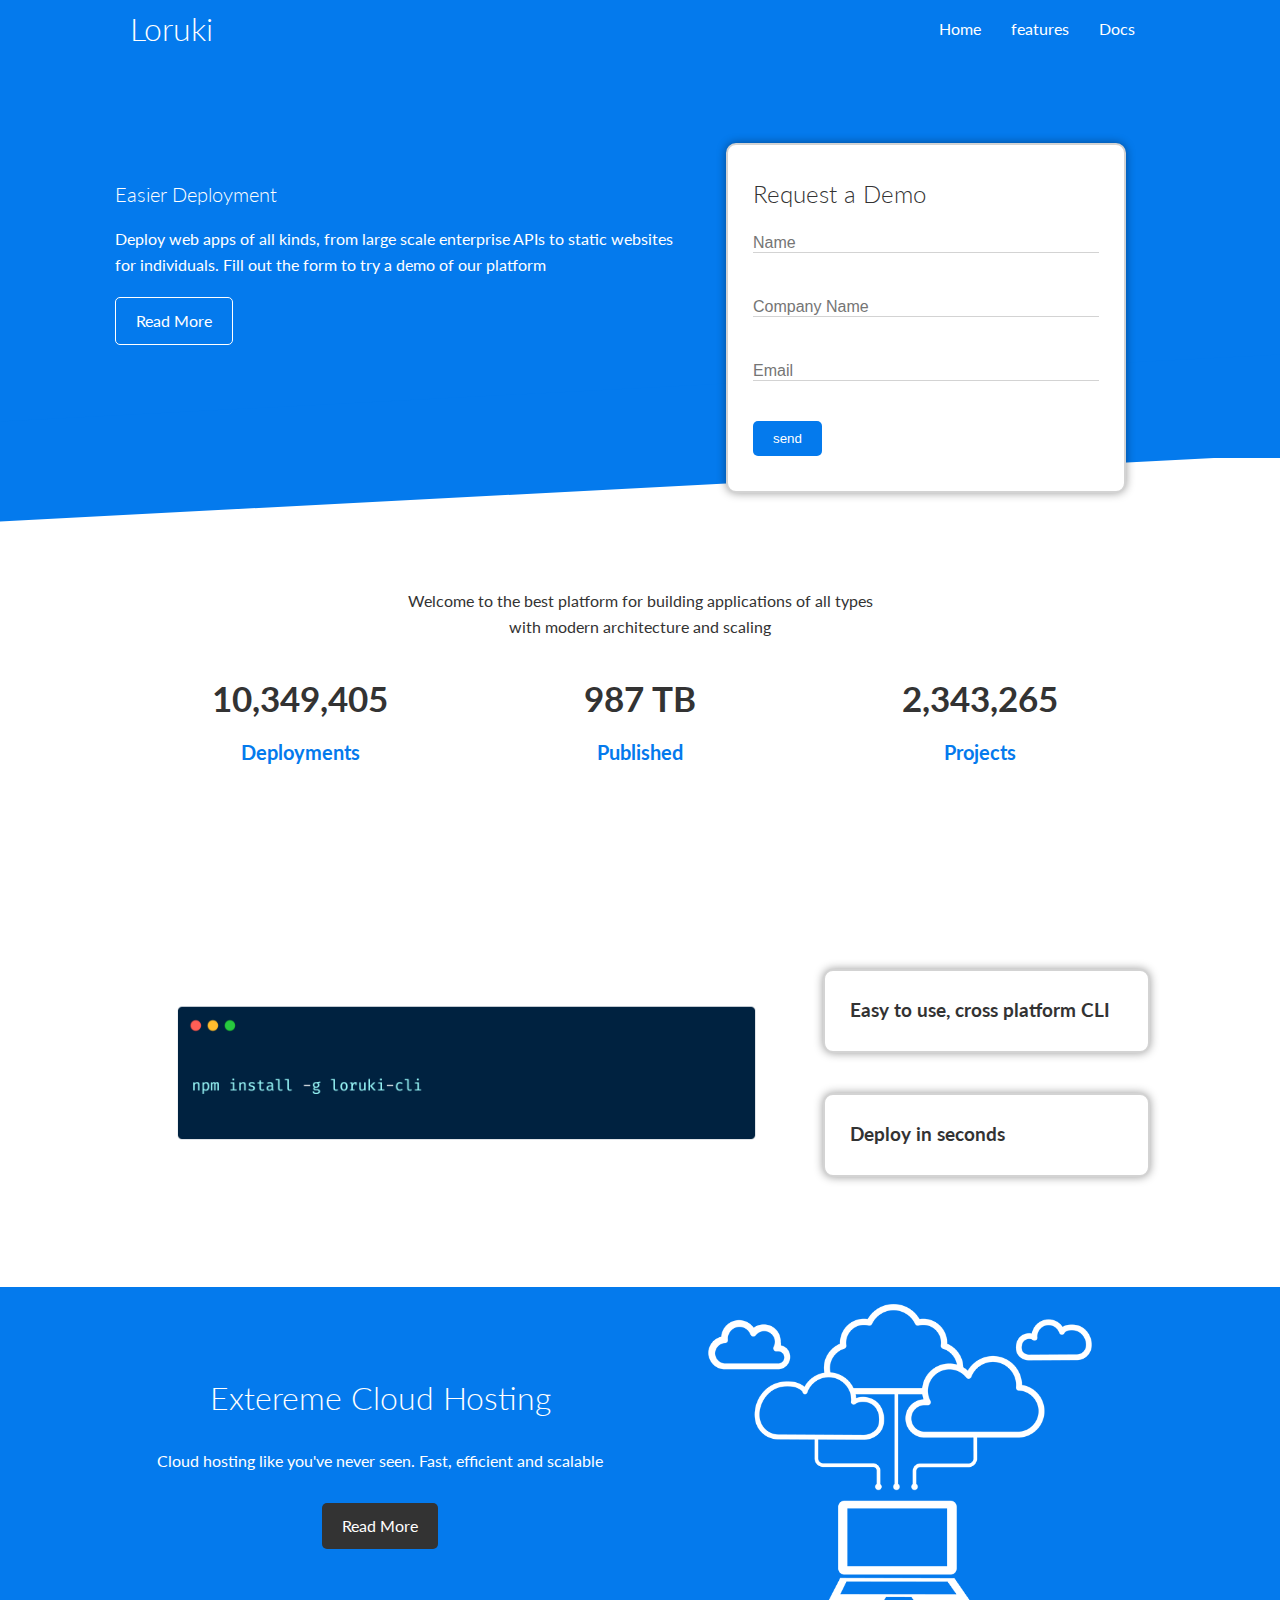
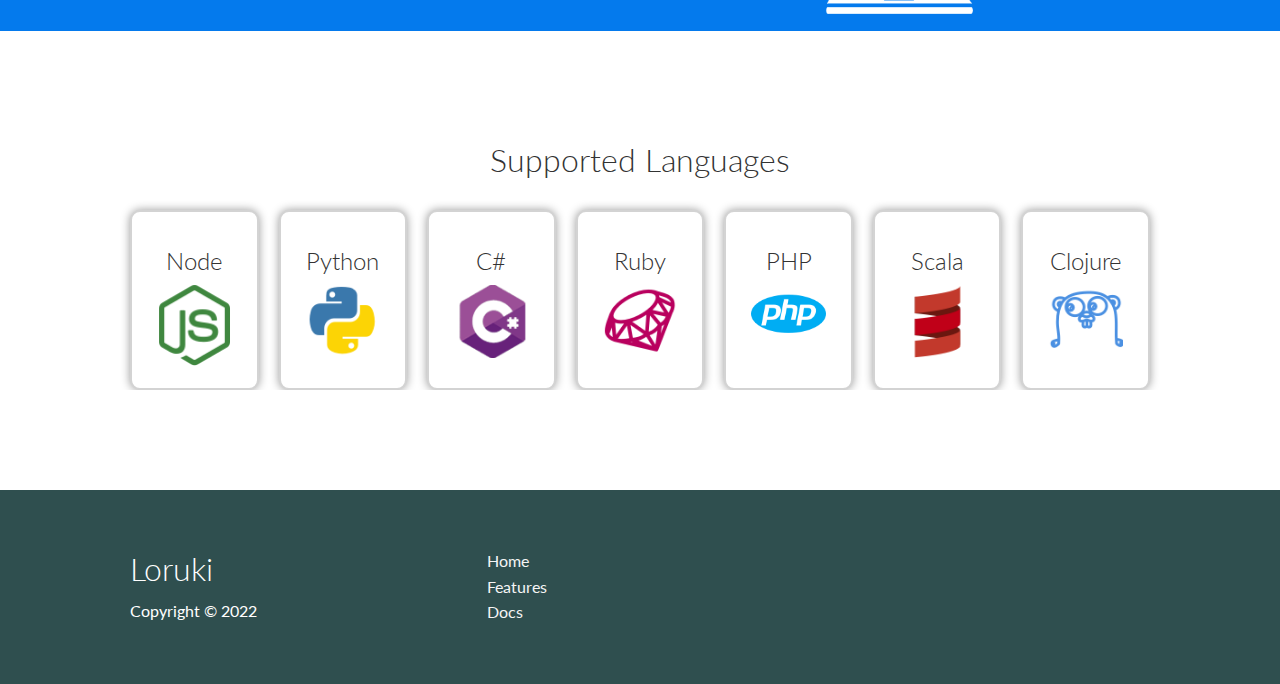
<file: index.html>
<!DOCTYPE html>
<html lang="en">
<head>
    <meta charset="UTF-8">
    <meta http-equiv="X-UA-Compatible" content="IE=edge">
    <meta name="viewport" content="width=device-width, initial-scale=1.0">

    <link rel="stylesheet" href="https://cdnjs.cloudflare.com/ajax/libs/font-awesome/5.15.1/css/all.min.css" integrity="sha512-+4zCK9k+qNFUR5X+cKL9EIR+ZOhtIloNl9GIKS57V1MyNsYpYcUrUeQc9vNfzsWfV28IaLL3i96P9sdNyeRssA==" crossorigin="anonymous" referrerpolicy="no-referrer" />
    <link rel = "stylesheet" href = "css/styles.css" />
    <title>Loruki - cloud hosting website</title>
</head>
<body>
    <div class = "navbar">
        <div class = "container flex">
            <h1>Loruki</h1>
            <nav>
                <ul>
                    <li><a href = "index.html">Home</a></li>
                    <li><a href = "features.html">features</a></li>
                    <li><a href = "docs.html">Docs</a></li>
                </ul>
            </nav>
        </div>
    </div>

    <section class = "showcase">
        <div class="container grid">
            <div class = "showcase-text">
                <h1>Easier Deployment</h1>
                <p>Deploy web apps of all kinds, from large scale enterprise APIs to static websites for individuals. Fill out the form to try a demo of our platform</p>
                <a class = "btn btn-outline" href = "features.html">Read More</a>
            </div>

            <div class = "showcase-form card">
                <h2>Request a Demo</h2>
                <form>
                    <div class = "form-control">
                        <input type = "text" name ="name" placeholder="Name" required />
                    </div>

                    <div class = "form-control">
                        <input type = "text" name ="company-name" placeholder="Company Name" required />
                    </div>

                    <div class = "form-control">
                        <input type = "email" name ="email" placeholder="Email" required />
                    </div>
                    
                    <input type="submit" value="send" class = "btn btn-primary" />
                </form>
            </div>
        </div>
    </section>

    <section class ="stats">
        <div class="container stat-grid">
            <p> Welcome to the best platform for building applications of all types with modern architecture and scaling</p>
            <div>
                <i class="fas fa-server fa-3x"></i>
                <h3>10,349,405</h3>
                <p class="text-secondary">Deployments</p>
            </div>
            <div>
                <i class="fas fa-upload fa-3x"></i>
                <h3>987 TB</h3>
                <p class="text-secondary">Published</p>
            </div>
            <div>
                <i class="fas fa-project-diagram fa-3x"></i>
                <h3>2,343,265</h3>
                <p class="text-secondary">Projects</p>
            </div>
        </div>
    </section>

    <section class = "cli">
        <div class="container grid cli-grid">
            <img src ="images/cli.png" alt ="cli" />
            <div class ="card">
                <h3>Easy to use, cross platform CLI</h3>
            </div>
            <div class = "card">
                <h3>Deploy in seconds</h3>
            </div>
        </div>
    </section>


    <section class = "cloud">
        <div class="container grid">
            <div>
                <h1>Extereme Cloud Hosting</h1>
                <p>Cloud hosting like you've never seen. Fast, efficient and scalable</p>
                <a href = "features.html" class = "btn btn-black">Read More</a>
            </div>
            <img src = "/images/cloud.png" alt = "cloud" />
        </div>
    </section>

    <section class ="languages">
        <div class="container grid">
            <h1>Supported Languages</h1>
            <div class = "card">
                <h2>Node</h2>
                <img src = "images/logos/node.png" alt = "Node" />
            </div>
            <div class = "card">
                <h2>Python</h2>
                <img src = "images/logos/python.png" alt = "python" />
            </div>
            <div class = "card">
                <h2>C#</h2>
                <img src = "images/logos/csharp.png" alt = "csharp" />
            </div>
            <div class = "card">
                <h2>Ruby</h2>
                <img src = "images/logos/ruby.png" alt = "ruby" />
            </div>
            <div class = "card">
                <h2>PHP</h2>
                <img src = "images/logos/php.png" alt = "php" />
            </div>
            <div class = "card">
                <h2>Scala</h2>
                <img src = "images/logos/scala.png" alt = "scala" />
            </div>
            <div class = "card">
                <h2>Clojure</h2>
                <img src = "images/logos/go.png" alt = "go" />
            </div>
        </div>
    </section>

    <footer class = "footer">
        <div class = "container grid">
            <div>
                <h1>Loruki</h1>
                <p>Copyright &copy 2022</p>
            </div>
            <nav>
                <ul>
                    <li><a href = "index.html">Home</a></li>
                    <li><a href = "features.html">Features</a></li>
                    <li><a href = "docs.html">Docs</a></li>
                </ul>
            </nav>
            <div>
               <a href="#"> <i class="fab fa-github fa-2x"></i> </a>
               <a href = "#"><i class ="fab fa-facebook fa-2x"></i></a>
               <a href = "#"><i class = "fab fa-instagram fa-2x"></i></a>
               <a href = "#"><i class = "fab fa-twitter fa-2x"></i></a>
            </div>
        </div>
    </footer>
</body>
</html>
</file>
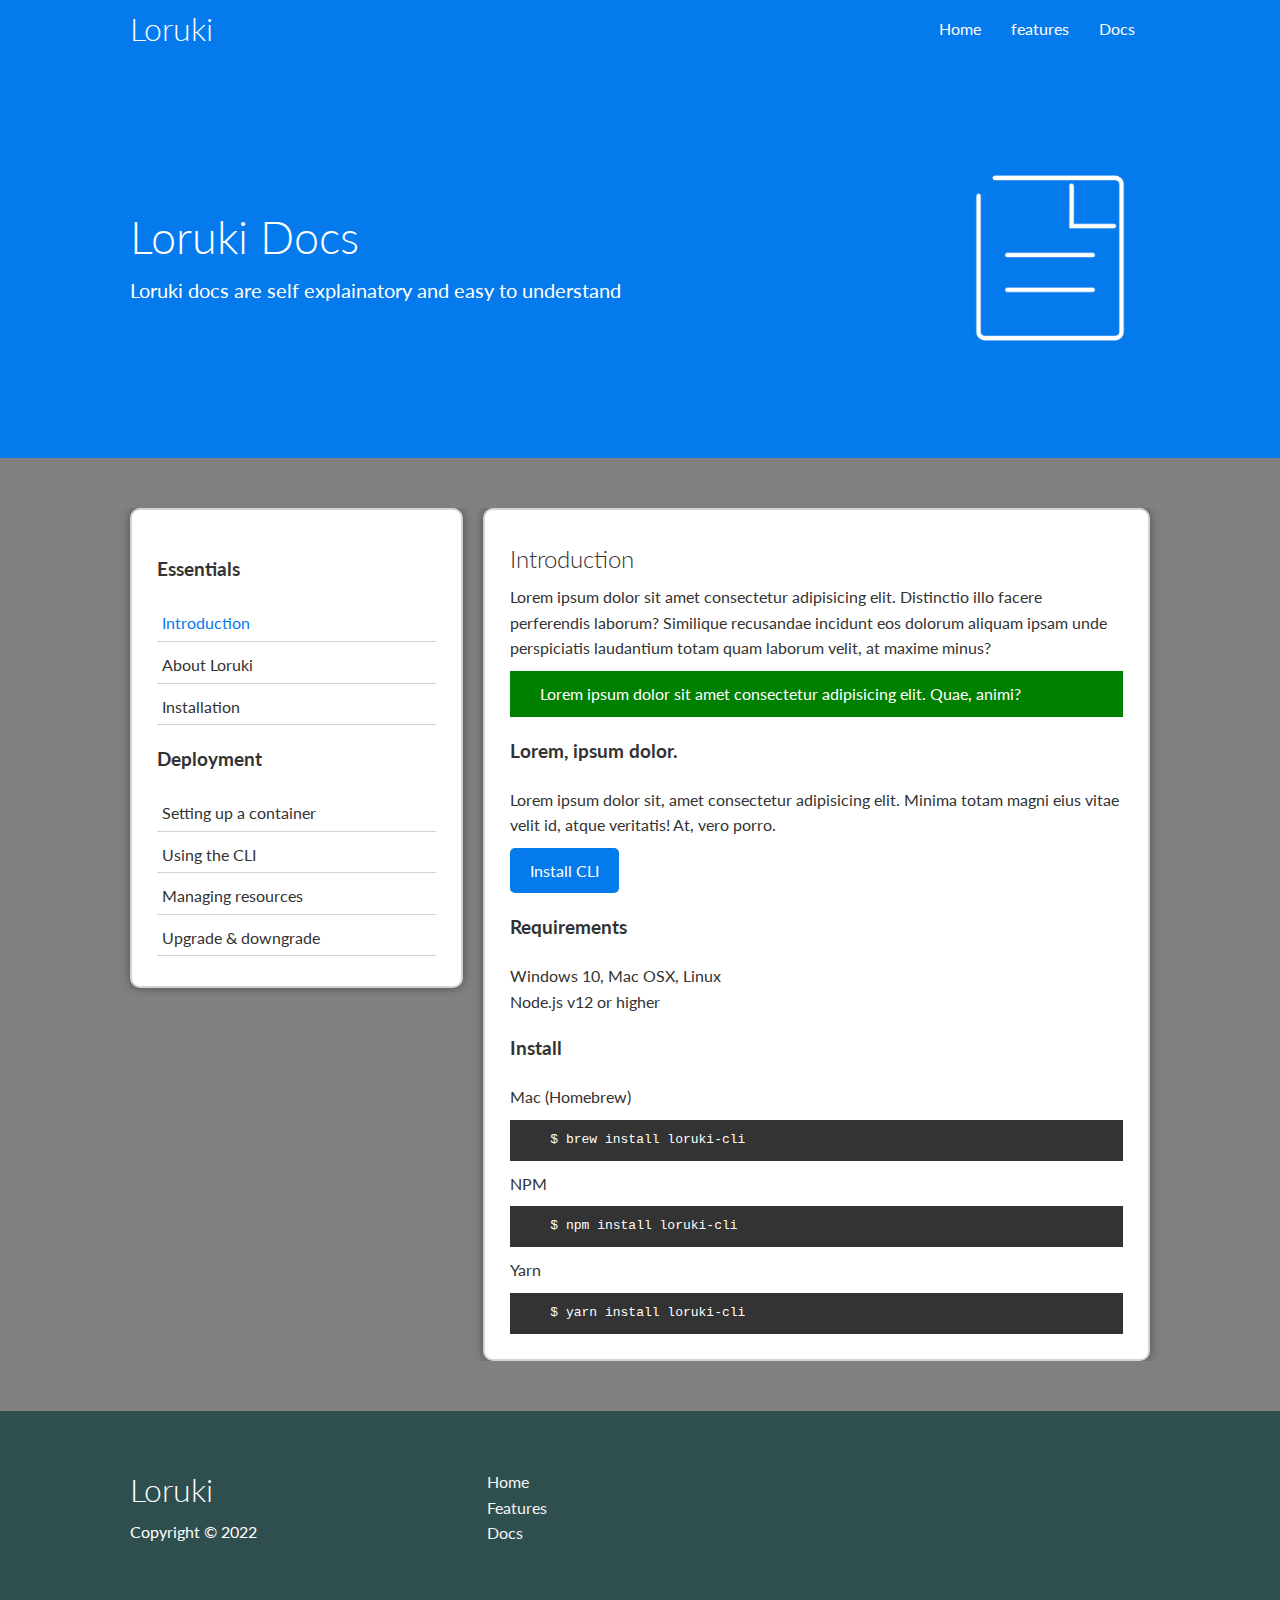
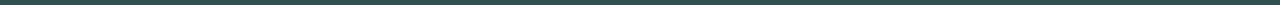
<file: docs.html>
<!DOCTYPE html>
<html lang="en">
<head>
    <meta charset="UTF-8">
    <meta http-equiv="X-UA-Compatible" content="IE=edge">
    <meta name="viewport" content="width=device-width, initial-scale=1.0">

    <link rel="stylesheet" href="https://cdnjs.cloudflare.com/ajax/libs/font-awesome/5.15.1/css/all.min.css" integrity="sha512-+4zCK9k+qNFUR5X+cKL9EIR+ZOhtIloNl9GIKS57V1MyNsYpYcUrUeQc9vNfzsWfV28IaLL3i96P9sdNyeRssA==" crossorigin="anonymous" referrerpolicy="no-referrer" />
    <link rel = "stylesheet" href = "css/styles.css" />
    <title>Loruki - cloud hosting website</title>
</head>
<body>
    <div class = "navbar">
        <div class = "container flex">
            <h1>Loruki</h1>
            <nav>
                <ul>
                    <li><a href = "index.html">Home</a></li>
                    <li><a href = "features.html">features</a></li>
                    <li><a href = "docs.html">Docs</a></li>
                </ul>
            </nav>
        </div>
    </div>

    <section class = "features">
        <div class="container grid">
            <div>
                <h1>Loruki Docs</h1>
                <p>Loruki docs are self explainatory and easy to understand</p>
            </div>
            <img src = "/images/docs.png" alt = "doc" />
        </div>
    </section>

    <section class = "docs">
        <div class="container grid">
            <div class = "card">
                <h3>Essentials</h3>
                <nav>
                    <ul>
                        <li><a class = "primary" href = "#">Introduction</a></li>
                        <li><a href = "#">About Loruki</a></li>
                        <li><a href = "#">Installation</a></li>
                    </ul>
                </nav>

                <h3>Deployment</h3>
                <nav>
                    <ul>
                        <li><a href = "#">Setting up a container</a></li>
                        <li><a href = "#">Using the CLI</a></li>
                        <li><a href = "#">Managing resources</a></li>
                        <li><a href="#">Upgrade & downgrade</a></li>
                    </ul>
                </nav>

            </div>
            <div class = "card">
                <h2>Introduction</h2>
                <p>Lorem ipsum dolor sit amet consectetur adipisicing elit. Distinctio illo facere perferendis laborum? Similique recusandae incidunt eos dolorum aliquam ipsam unde perspiciatis laudantium totam quam laborum velit, at maxime minus?</p>

                <div class="alert alert-success">
                    <i class="fas fa-info"></i> Lorem ipsum dolor sit amet consectetur adipisicing elit. Quae, animi?
                </div>

                <h3>Lorem, ipsum dolor.</h3>
                <p>Lorem ipsum dolor sit, amet consectetur adipisicing elit. Minima totam magni eius vitae velit id, atque veritatis! At, vero porro.</p>
                <a href="#" class="btn btn-primary">Install CLI</a>

                <h3>Requirements</h3>
                <ul>
                    <li>Windows 10, Mac OSX, Linux</li>
                    <li>Node.js v12 or higher</li>
                </ul>

                <h3>Install</h3>
                <p>Mac (Homebrew)</p>
                <pre><code>$ brew install loruki-cli</code></pre>
                <p>NPM</p>
                <pre><code>$ npm install loruki-cli</code></pre>
                <p>Yarn</p>
                <pre><code>$ yarn install loruki-cli</code></pre>

            </div>
        </div>
    </section>

    <footer class = "footer">
        <div class = "container grid">
            <div>
                <h1>Loruki</h1>
                <p>Copyright &copy 2022</p>
            </div>
            <nav>
                <ul>
                    <li><a href = "index.html">Home</a></li>
                    <li><a href = "features.html">Features</a></li>
                    <li><a href = "docs.html">Docs</a></li>
                </ul>
            </nav>
            <div>
               <a href="#"> <i class="fab fa-github fa-2x"></i> </a>
               <a href = "#"><i class ="fab fa-facebook fa-2x"></i></a>
               <a href = "#"><i class = "fab fa-instagram fa-2x"></i></a>
               <a href = "#"><i class = "fab fa-twitter fa-2x"></i></a>
            </div>
        </div>
    </footer>
</body>
</html>
</file>
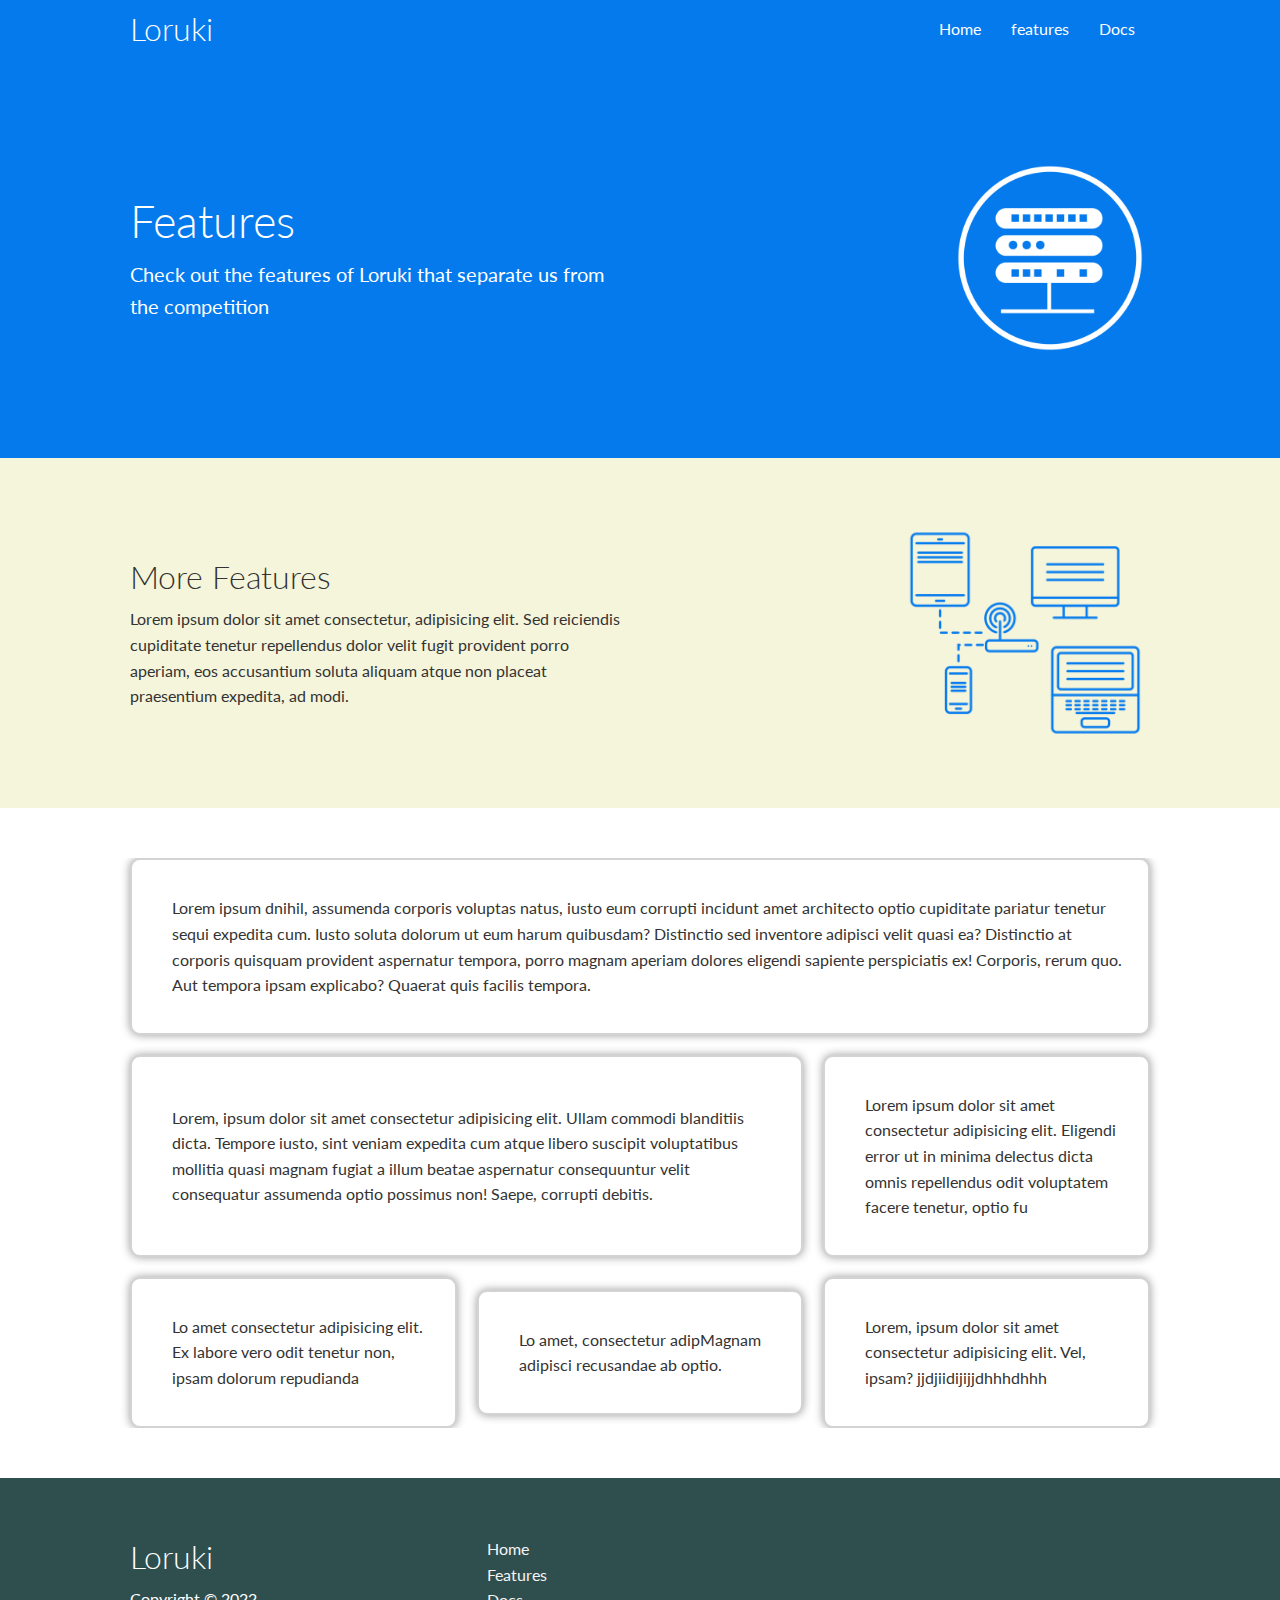
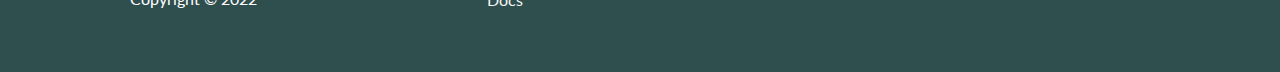
<file: features.html>
<!DOCTYPE html>
<html lang="en">
<head>
    <meta charset="UTF-8">
    <meta http-equiv="X-UA-Compatible" content="IE=edge">
    <meta name="viewport" content="width=device-width, initial-scale=1.0">

    <link rel="stylesheet" href="https://cdnjs.cloudflare.com/ajax/libs/font-awesome/5.15.1/css/all.min.css" integrity="sha512-+4zCK9k+qNFUR5X+cKL9EIR+ZOhtIloNl9GIKS57V1MyNsYpYcUrUeQc9vNfzsWfV28IaLL3i96P9sdNyeRssA==" crossorigin="anonymous" referrerpolicy="no-referrer" />
    <link rel = "stylesheet" href = "css/styles.css" />
    <title>Loruki - cloud hosting website</title>
</head>
<body>
    <div class = "navbar">
        <div class = "container flex">
            <h1>Loruki</h1>
            <nav>
                <ul>
                    <li><a href = "index.html">Home</a></li>
                    <li><a href = "features.html">features</a></li>
                    <li><a href = "docs.html">Docs</a></li>
                </ul>
            </nav>
        </div>
    </div>

    <section class = "features">
        <div class="container grid">
            <div>
                <h1>Features</h1>
                <p>Check out the features of Loruki that separate us from the
                    competition</p>
            </div>
            <img src = "/images/server.png" alt = "server" />
        </div>

    </section>

    <section class = "features-sub-head">
        <div class="container grid">
            <div>
                <h1>More Features</h1>
                <p>Lorem ipsum dolor sit amet consectetur, adipisicing elit. Sed reiciendis cupiditate tenetur repellendus dolor velit fugit provident porro aperiam, eos accusantium soluta aliquam atque non placeat praesentium expedita, ad modi.</p>
            </div>
            <img src = "/images/server2.png" alt = "server" />
        </div>
    </section>

    <section class = "services">
        <div class = "container grid">
            <div class = "card span3 flex">
                <i class = "fas fa-server fa-3x"></i>
                <p>Lorem ipsum dnihil, assumenda corporis voluptas natus, iusto eum corrupti incidunt amet architecto optio cupiditate pariatur tenetur sequi expedita cum. Iusto soluta dolorum ut eum harum quibusdam? Distinctio sed inventore adipisci velit quasi ea? Distinctio at corporis quisquam provident aspernatur tempora, porro magnam aperiam dolores eligendi sapiente perspiciatis ex! Corporis, rerum quo. Aut tempora ipsam explicabo? Quaerat quis facilis tempora.</p>
            </div>

            <div class = "card span2 flex">
                <i class="fas fa-network-wired fa-3x"></i>
                <p>Lorem, ipsum dolor sit amet consectetur adipisicing elit. Ullam commodi blanditiis dicta. Tempore iusto, sint veniam expedita cum atque libero suscipit voluptatibus mollitia quasi magnam fugiat a illum beatae aspernatur consequuntur velit consequatur assumenda optio possimus non! Saepe, corrupti debitis.</p>
            </div>

            <div class = "card flex">
                <i class = "fas fa-laptop-code fa-3x"></i>
                <p>Lorem ipsum dolor sit amet consectetur adipisicing elit. Eligendi error ut in minima delectus dicta omnis repellendus odit voluptatem facere tenetur, optio fu</p>
            </div>

            <div class = "card flex">
                <i class="fas fa-database fa-3x"></i>
                <p>Lo amet consectetur adipisicing elit. Ex labore vero odit tenetur non, ipsam dolorum repudianda</p>
            </div>

            <div class = "card flex">
                <i class="fas fa-power-off fa-3x"></i>
                <p>Lo amet, consectetur adipMagnam adipisci recusandae ab optio. </p>
            </div>

            <div class = "card flex">
                <i class="fas fa-upload fa-3x"></i>
                <p>Lorem, ipsum dolor sit amet consectetur adipisicing elit. Vel, ipsam? jjdjiidijijjdhhhdhhh</p>
            </div>
        </div>
    </section>


    <footer class = "footer">
        <div class = "container grid">
            <div>
                <h1>Loruki</h1>
                <p>Copyright &copy 2022</p>
            </div>
            <nav>
                <ul>
                    <li><a href = "index.html">Home</a></li>
                    <li><a href = "features.html">Features</a></li>
                    <li><a href = "docs.html">Docs</a></li>
                </ul>
            </nav>
            <div>
               <a href="#"> <i class="fab fa-github fa-2x"></i> </a>
               <a href = "#"><i class ="fab fa-facebook fa-2x"></i></a>
               <a href = "#"><i class = "fab fa-instagram fa-2x"></i></a>
               <a href = "#"><i class = "fab fa-twitter fa-2x"></i></a>
            </div>
        </div>
    </footer>
</body>
</html>
</file>
<file: css/styles.css>
@import url('https://fonts.googleapis.com/css2?family=Lato:wght@300&family=Poppins:ital,wght@0,700;1,300&display=swap');


:root {
    --primary-color : #047aed;
}
* {
    padding: 0;
    margin: 0;
    box-sizing: border-box;
}

body {
    color: #333;
    line-height: 1.6;
    font-family: 'Lato', sans-serif;
}

ul {
    list-style-type: none;
}

h1,h2 {
    line-height: 1.2;
    margin: 10px 0;
    font-weight: 300;
}

img {
    width: 100%;
}

p {
    margin: 10px 0;
}

a {
    text-decoration: none;
    color: #333;
}

.navbar {
    height: fit-content;
    background-color: var(--primary-color);
    color: #fff;
}

.navbar .flex {
    justify-content: space-between;
}

/* utility */
.container {
    margin: 0 auto;
    max-width: 1100px;
    overflow: auto;
    padding: 0 40px;
}

.flex {
    display: flex;
    justify-content: center;
    align-items: center;
}

.grid {
    display: grid;
    grid-template-columns:1fr 1fr;
    height: 100%;
    justify-content: center;
    align-items: center;
    gap: 20px;
}

.alert {
    padding: 10px 20px;
    color:white
}

.alert-success {
    background-color: green;
}

.navbar ul {
    display: flex;
}

.navbar a {
    color: #fff;
    padding: 0 10px;
    margin: 0 5px;
}

.navbar a:hover {
    border-bottom: 2px solid #fff;
}

.showcase {
    background-color: var(--primary-color);
    color: #fff;
    height: 400px;
    position: relative;
}

.showcase::before {
    content: '';
    position: absolute;
    left:0;
    right: 0;
    bottom: -30px;
    height: 100px;
    background-color:  var(--primary-color);
    transform: skewY(-3deg);
    -moz-transform: skewY(-3deg);
    -webkit-transform: skewY(-3deg);
    -ms-transform: skewY(-3deg);
}

.showcase h1 {
    font-size: 20px;
}

.showcase p {
    margin: 20px 0;
}

.showcase .grid {
    grid-template-columns: 55% 45%;
    gap: 30px;
    overflow: visible;
}

.showcase-text {
    animation: slideInFromLeft 1s ease-in;
}

.showcase-form {
    position: relative;
    color: #333;
    width: 400px;
    height: 350px;
    top: 60px;
    margin: 20px;
    animation: slideInFromRight 1s ease-in;
    /* justify-self: end; */
}

.showcase-form > h2 {
    margin-bottom: 20px;
}

.card {
    padding: 25px;
    border: 2px solid lightgray;
    border-radius: 10px;
    background-color: #fff;
    box-shadow: 0px 0px 10px rgba(0,0,0,0.4);
}

.form-control {
    margin-bottom: 30px;
}

.form-control input {
    border: none;
    border-bottom: 1px solid lightgray;
    margin-bottom: 10px;
    outline: none;
    width: 100%;
    font-size: 16px;
}

.btn {
    padding: 10px 20px;
    border-radius: 5px;
    border: none;
    background-color: var(--primary-color);
    color: #fff;
    cursor: pointer;
    display: inline-block;
}

.btn:hover {
    transform: scale(0.98);
}

.showcase-text {
    color: white;
}

.btn-outline {
    border: 1px solid #fff;
}


.stats {
    margin-top: 100px;
    height: 300px;
    text-align: center;
    animation: slideInFromBottom 1s ease-in;
}

.stat-grid {
    display: grid;
    grid-template-columns: repeat(3, 1fr);
    justify-content: center;
    align-items: center;
}

.stat-grid > p {
    grid-column: 1/-1;
    margin-bottom: 30px;
    max-width: 500px;
    margin: 30px auto;
}

.stats .stat-grid h3 {
    font-size: 35px;
}

.text-secondary {
    font-size: 20px;
    font-weight: bold;
    color: var(--primary-color);
}

.cli {
    margin-top: 100px;
}

.cli-grid {
    grid-template-columns: repeat(3, 1fr);
    grid-template-rows: repeat(2,1fr);
}

.cli-grid > *:first-child {
    grid-column: 1 / span 2;
    grid-row: 1 / span 2;
}

.cloud {
    background-color: var(--primary-color);
    color: white;
    text-align: center;
    margin-top: 100px;
}

.btn-black {
    background-color: #333;
}

.cloud p {
    margin: 30px 0px;
}

.languages {
    margin-top: 100px;
    text-align: center;
    margin-bottom: 100px;
}

.languages .grid {
    grid-template-columns: repeat(auto-fit, minmax(120px, 1fr));
    grid-template-rows: auto 180px;
    overflow: hidden;
}

.languages .grid > * {
    align-self: stretch;
} 

.languages h1 {
    grid-column: 1/-1;
}

.languages .card {
    transition: transform .2s ease-in;
}

.languages .card:hover {
    transform: translateY(-10px)
}

.footer {
    background-color: darkslategrey;
    padding: 50px;
    color: #fff;
}

.footer .grid {
    grid-template-columns: repeat(3, 1fr);
}

.footer a {
    padding: 10px;
    color: whitesmoke;
}


.features {
    background-color: var(--primary-color);
    padding-top: 100px;
    padding-bottom: 100px;
    color: #fff;
}

.features h1 {
    font-size: 45px;
}

.features p {
    font-size: 20px;
}

.features img {
    width: 200px;
    justify-self: flex-end;
}

.features-sub-head {
    padding: 50px 0px;
    background-color: beige;
}

.features-sub-head img {
    width: 250px;
    justify-self: flex-end;
}

.services {
    padding: 50px 0px;
    background-color: #fff;
}

.services .grid {
    grid-template-columns: repeat(3, 1fr);
}

.services .span3 {
    grid-column: 1/-1;
}

.services .span2 {
    grid-column: 1/3;
    align-self: stretch;
}

.services .flex {
    gap :15px;
}

/* Docs */

.docs {
    background-color: gray;
    padding: 50px 0px;
}

.docs .grid {
    grid-template-columns: 1fr 2fr;
    overflow: hidden;
    align-items: flex-start;
}

.docs h3 {
    margin: 20px 0px;
}

.docs .primary {
    color: var(--primary-color);
}

.docs nav li {
    padding: 5px;
    margin: 5px 0px;
    border-bottom: 1px solid lightgray;
}

.alert > i {
    margin-right: 10px;
}

pre,code {
    padding: 10px 20px;
    background-color: #333;
    color: #fff;
}

/* animations */

@keyframes slideInFromLeft {
    0% {
        transform: translateX(-100%);
    }

    100% {
        transform: translateX(0);
    }
}

@keyframes slideInFromTop {
    0% {
        transform: translateY(-100%);
    }

    100% {
        transform: translateY(0);
    }
}

@keyframes slideInFromRight {
    0% {
        transform: translateX(100%);
    }

    100% {
        transform: translateX(0);
    }
}

@keyframes slideInFromBottom {
    0% {
        transform: translateY(100%);
    }

    100% {
        transform: translateY(0);
    }
}

/* tablets and under */
@media (max-width:768px) {
    .showcase .grid,
    .stats .stat-grid,
    .cli .grid,
    .cloud .grid,
    .footer .grid,
    .docs .grid,
    .features .grid,
    .features-sub-head .grid,
    .services .grid {
        grid-template-columns: 1fr;
    }

    .showcase {
        height: auto;
    }

    .stats {
        height: auto;
    }

    .showcase .showcase-text {
        text-align: center;
        margin-top: 100px;
    }

    .showcase-form {
        margin: auto;
        justify-self: center;
    }

    .cli-grid > *:first-child {
        grid-row: unset;
        grid-column: unset;
    }

    .footer .grid {
        text-align: center;
        overflow: hidden;
    }

    .features .grid,
    .features-sub-head .grid {
        text-align: center;
    }

    .features .grid img,
    .features-sub-head .grid img {
        justify-self: center;
    }

    .services .grid > *:first-child {
        grid-column: 1;
    }

    .services .grid > *:nth-child(2){
        grid-column: 1;
    }
}


/* mobile */
@media (max-width: 500px) {
    .navbar {
        height: 100px;
    }

    .navbar .flex {
        flex-direction: column;
        overflow: hidden;
    }

    .navbar ul a {
        padding: 5px;
    }

    .navbar ul {
        background-color: rgba(0,0,0,0.1);
    }
}
</file>
